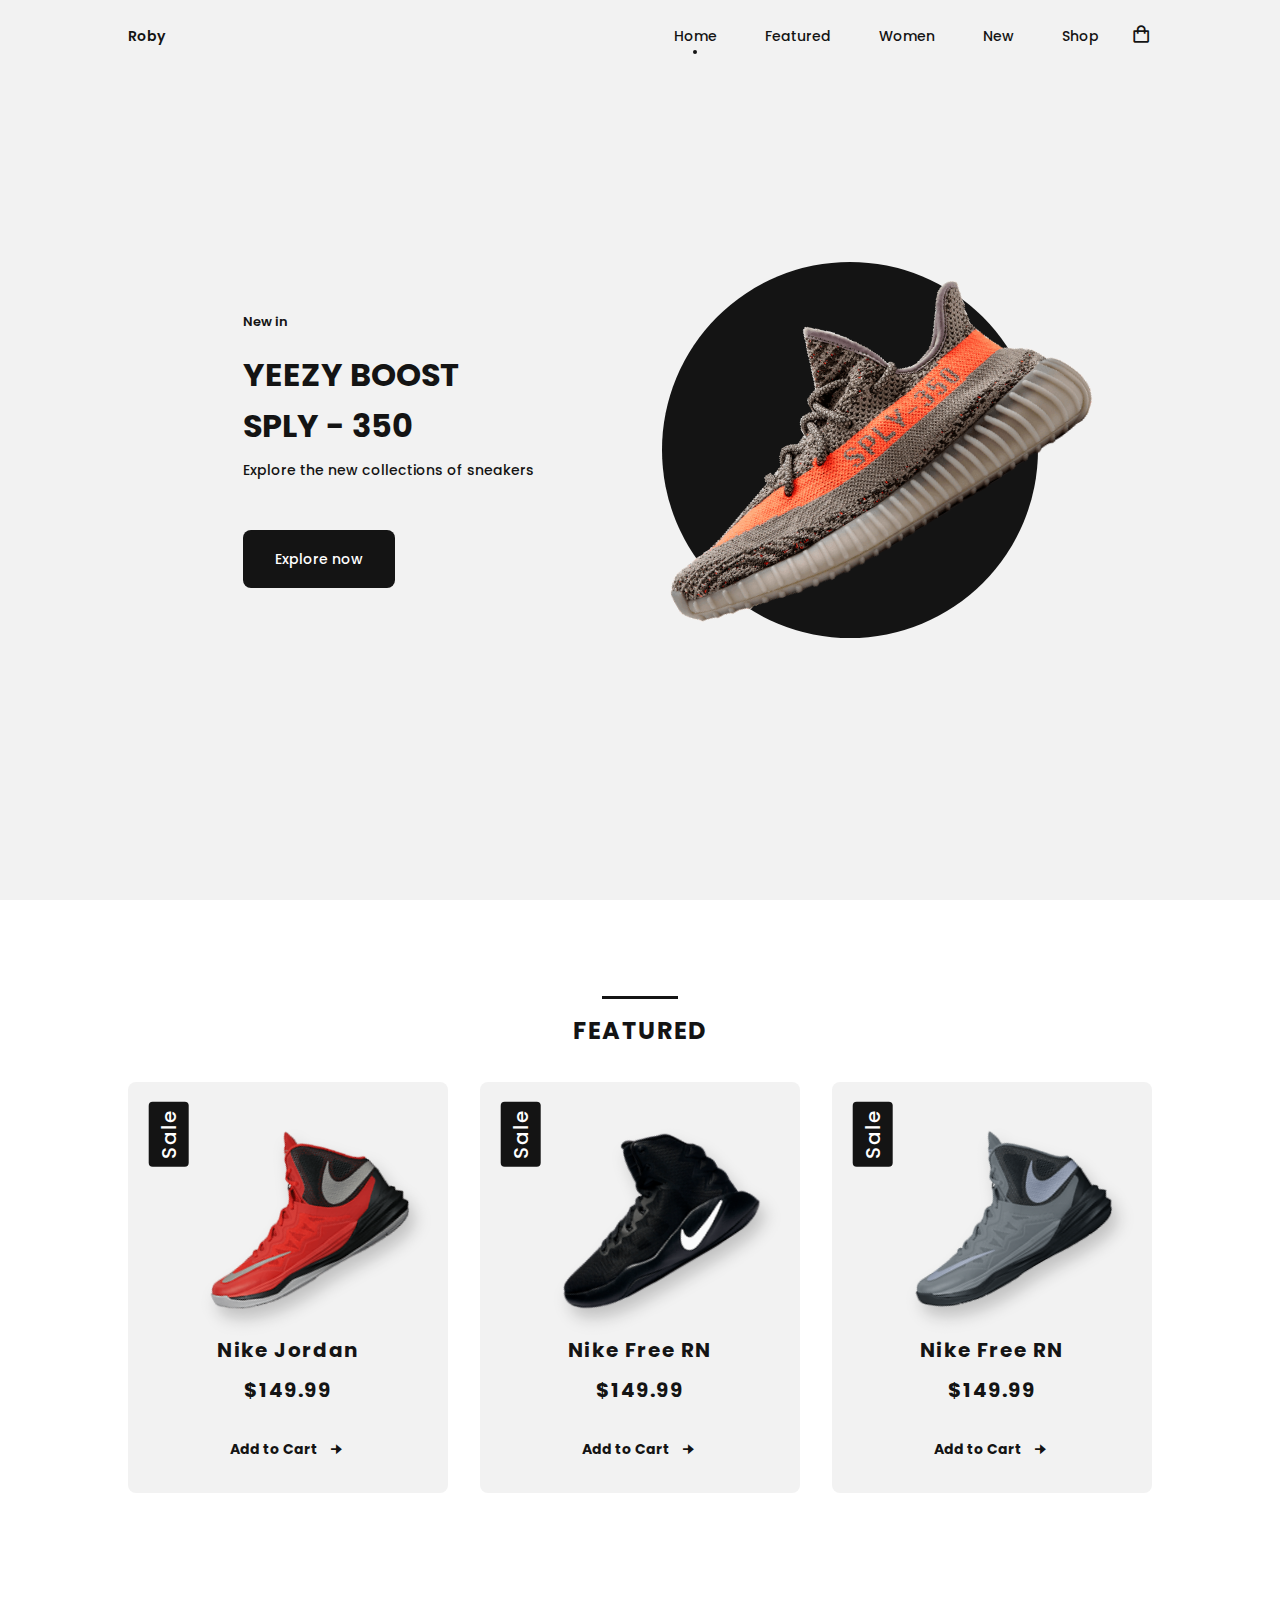
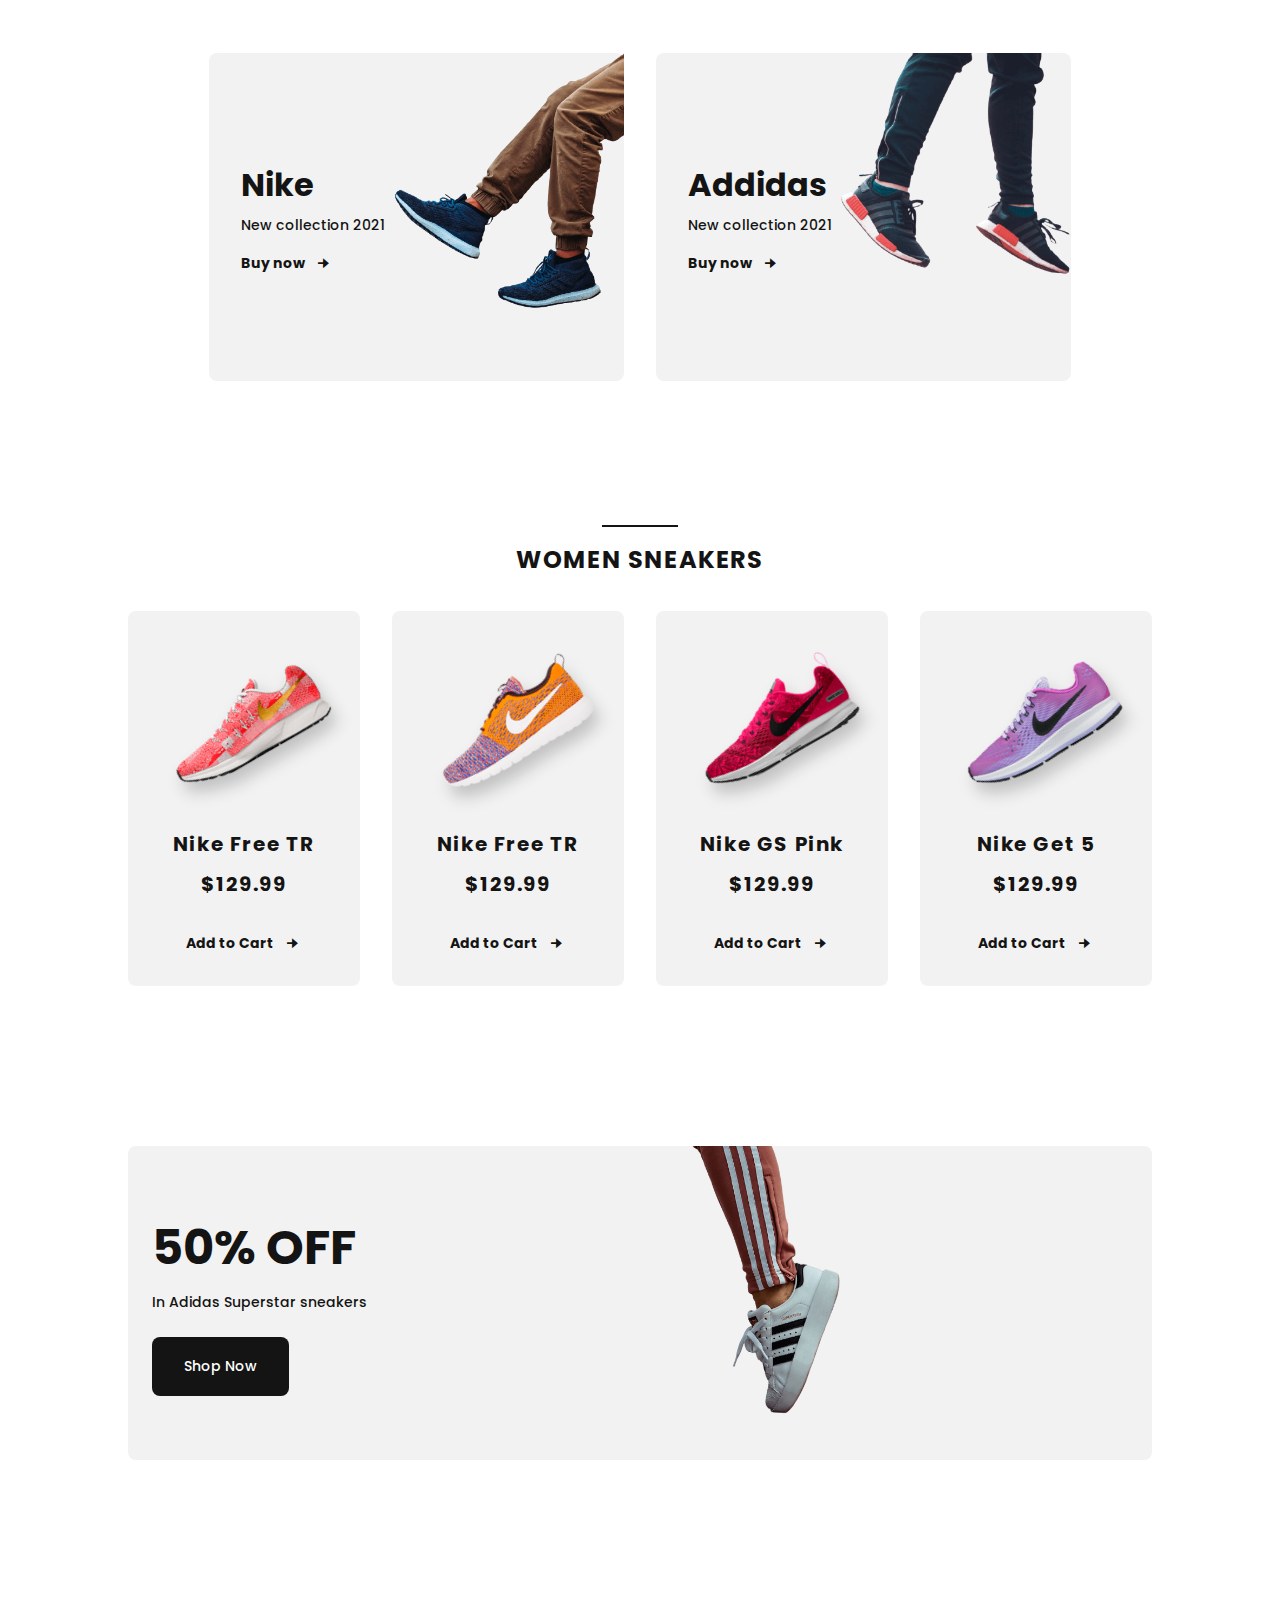
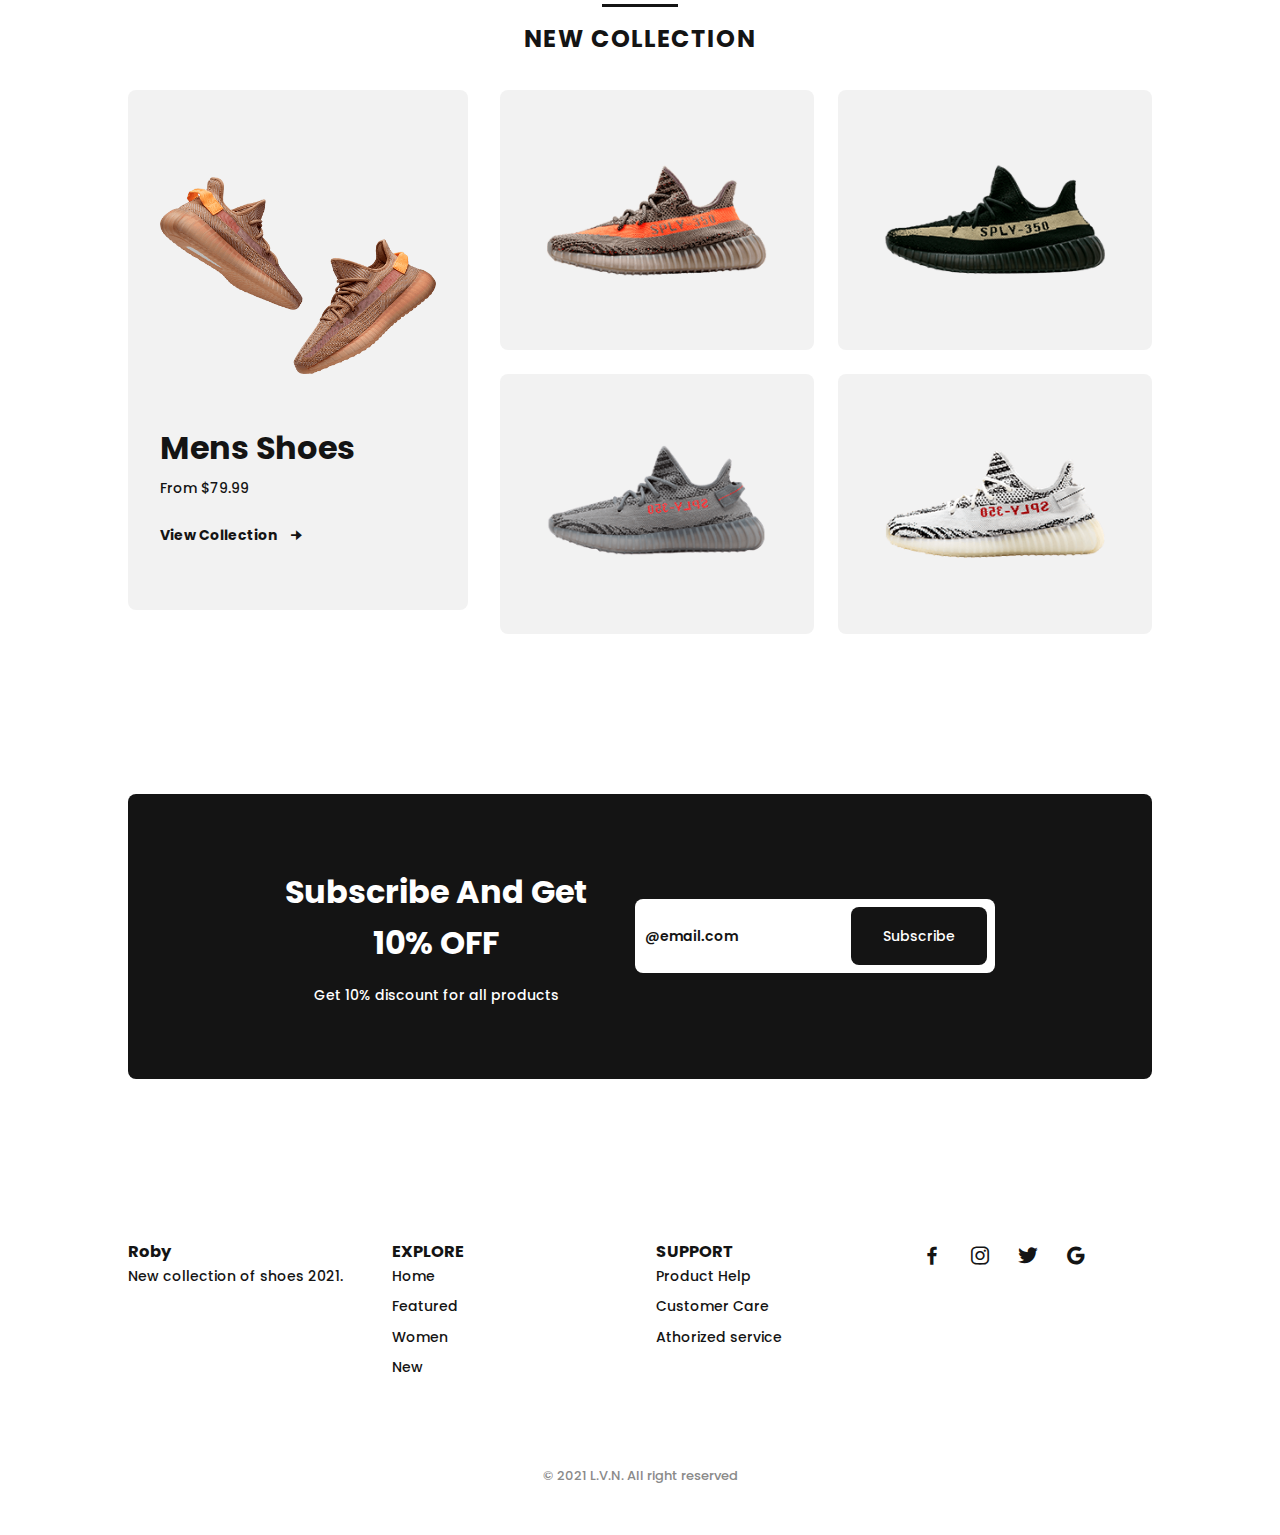
<file: index.html>
<!DOCTYPE html>
<html lang="en">
    <head>
        <meta charset="UTF-8">
        <meta name="viewport" content="width=device-width, initial-scale=1.0">

        <!-- ===== CSS ===== -->
        <link rel="stylesheet" href="./assets/css/styles.css">

        <!-- ===== BOX ICONS ===== -->
        <link href="https://unpkg.com/boxicons@2.0.7/css/boxicons.min.css" rel="stylesheet">

        <title>Responsive Ecommerce Sneakers</title>
    </head>
    <body>

        <!--===== HEADER =====-->
        <header class="l-header">
            <nav class="nav bd-grid">
                <div class="nav__toggle" id="nav-toggle">
                    <i class="bx bxs-grid"></i>
                </div>

                <a href="#" class="nav__logo">Roby</a>

                <div class="nav__menu" id="nav-menu">
                    <ul class="nav__list">
                        <li class="nav__item"><a href="#home" class="nav__link active">Home</a></li>
                        <li class="nav__item"><a href="#featured" class="nav__link">Featured</a></li>
                        <li class="nav__item"><a href="#women" class="nav__link">Women</a></li>
                        <li class="nav__item"><a href="#new" class="nav__link">New</a></li>
                        <li class="nav__item"><a href="./shop.html" class="nav__link">Shop</a></li>
                    </ul>
                </div>

                <div class="nav__shop">
                    <i class="bx bx-shopping-bag" ></i>
                </div>
            </nav>
        </header>

        <main class="l-main">
            <!--===== HOME =====-->
            <section class="home" id="home">
                <div class="home__container bd-grid">
                    <div class="home__sneaker">
                        <div class="home__shape"></div>
                        <img src="./assets/img/imghome.png" alt="" class="home__img">
                    </div>

                    <div class="home__data">
                        <span class="home__new">New in</span>
                        <h1 class="home__title">YEEZY BOOST <br> SPLY - 350</h1>
                        <p class="home__description">Explore the new collections of sneakers</p>
                        <a href="#" class="button">Explore now</a>
                    </div>
                </div>
            </section>

            <!--===== FEATURED =====-->
            <section class="featured section" id="featured">
                <h2 class="section-title">FEATURED</h2>

                <div class="featured__container bd-grid">
                    <article class="sneaker">
                        <div class="sneaker__sale">Sale</div>
                        <img src="./assets/img/featured1.png" alt="" class="sneaker__img">
                        <span class="sneaker__name">Nike Jordan</span>
                        <span class="sneaker__preci">$149.99</span>
                        <a href="" class="button-light">Add to Cart <i class="bx bxs-right-arrow-alt button-icon" ></i></a>
                    </article>
                    
                    <article class="sneaker">
                        <div class="sneaker__sale">Sale</div>
                        <img src="./assets/img/featured2.png" alt="" class="sneaker__img">
                        <span class="sneaker__name">Nike Free RN</span>
                        <span class="sneaker__preci">$149.99</span>
                        <a href="" class="button-light">Add to Cart <i class="bx bxs-right-arrow-alt button-icon" ></i></a>
                    </article>
                    
                    <article class="sneaker">
                        <div class="sneaker__sale">Sale</div>
                        <img src="./assets/img/featured3.png" alt="" class="sneaker__img">
                        <span class="sneaker__name">Nike Free RN</span>
                        <span class="sneaker__preci">$149.99</span>
                        <a href="" class="button-light">Add to Cart <i class="bx bxs-right-arrow-alt button-icon" ></i></a>
                    </article>
                </div>
            </section>

            <!--===== COLLECTION =====-->
            <section class="collection section">
                <div class="collection__container bd-grid">
                    <div class="collection__card">
                        <div class="collection__data">
                            <h3 class="collection__name">Nike</h3>
                            <p class="collection__description">New collection 2021</p>
                            <a href="#" class="button-light">Buy now <i class="bx bxs-right-arrow-alt button-icon" ></i></a>
                        </div>

                        <img src="./assets/img/collection1.png" alt="" class="collection__img">
                    </div>
                    
                    <div class="collection__card">
                        <div class="collection__data">
                            <h3 class="collection__name">Addidas</h3>
                            <p class="collection__description">New collection 2021</p>
                            <a href="#" class="button-light">Buy now <i class="bx bxs-right-arrow-alt button-icon" ></i></a>
                        </div>

                        <img src="./assets/img/collection2.png" alt="" class="collection__img">
                    </div>
                </div>
            </section>

            <!--===== WOMEN SNEAKERS =====-->
            <section class="women section" id="women">
                <h2 class="section-title">WOMEN SNEAKERS</h2>

                <div class="women__container bd-grid">
                    <article class="sneaker">
                        <img src="./assets/img/women1.png" alt="" class="sneaker__img">
                        <span class="sneaker__name">Nike Free TR</span>
                        <span class="sneaker__preci">$129.99</span>
                        <a href="" class="button-light">Add to Cart <i class="bx bxs-right-arrow-alt button-icon" ></i></a>
                    </article>
                    
                    <article class="sneaker">
                        <img src="./assets/img/women2.png" alt="" class="sneaker__img">
                        <span class="sneaker__name">Nike Free TR</span>
                        <span class="sneaker__preci">$129.99</span>
                        <a href="" class="button-light">Add to Cart <i class="bx bxs-right-arrow-alt button-icon" ></i></a>
                    </article>
                    
                    <article class="sneaker">
                        <img src="./assets/img/women3.png" alt="" class="sneaker__img">
                        <span class="sneaker__name">Nike GS Pink</span>
                        <span class="sneaker__preci">$129.99</span>
                        <a href="" class="button-light">Add to Cart <i class="bx bxs-right-arrow-alt button-icon" ></i></a>
                    </article>
                    
                    <article class="sneaker">
                        <img src="./assets/img/women4.png" alt="" class="sneaker__img">
                        <span class="sneaker__name">Nike Get 5</span>
                        <span class="sneaker__preci">$129.99</span>
                        <a href="" class="button-light">Add to Cart <i class="bx bxs-right-arrow-alt button-icon" ></i></a>
                    </article>
                </div>
            </section>
        

            <!--===== OFFER =====-->
            <section class="offer section">
                <div class="offer__container bd-grid">
                    <div class="offer__data">
                        <h3 class="offer__title">50% OFF</h3>
                        <p class="offer__description">In Adidas Superstar sneakers</p>
                        <a href="#" class="button">Shop Now</a>
                    </div>

                    <img src="./assets/img/offert.png" alt="" class="offer__img">
                </div>
            </section>

            <!--===== NEW COLLECTION =====-->
            <section class="new section" id="new">
                <h2 class="section-title">NEW COLLECTION</h2>

                <div class="new__container bd-grid">
                    <div class="new__mens">
                        <img src="./assets/img/new1.png" alt="" class="new__mens-img">
                        <h3 class="new__title">Mens Shoes</h3>
                        <span class="new__preci">From $79.99</span>
                        <a href="#" class="button-light">View Collection <i class="bx bxs-right-arrow-alt button-icon" ></i></a>
                    </div>
                    
                    <div class="new__sneaker">
                        <div class="new__sneaker-card">
                            <img src="./assets/img/new2.png" alt="" class="new__sneaker-img">
                            <div class="new__sneaker-overlay">
                                <a href="#" class="button">Add to Cart</a>
                            </div>
                        </div>
                        
                        <div class="new__sneaker-card">
                            <img src="./assets/img/new3.png" alt="" class="new__sneaker-img">
                            <div class="new__sneaker-overlay">
                                <a href="#" class="button">Add to Cart</a>
                            </div>
                        </div>
                        
                        <div class="new__sneaker-card">
                            <img src="./assets/img/new4.png" alt="" class="new__sneaker-img">
                            <div class="new__sneaker-overlay">
                                <a href="#" class="button">Add to Cart</a>
                            </div>
                        </div>
                        
                        <div class="new__sneaker-card">
                            <img src="./assets/img/new5.png" alt="" class="new__sneaker-img">
                            <div class="new__sneaker-overlay">
                                <a href="#" class="button">Add to Cart</a>
                            </div>
                        </div>
                    </div>
                </div>
            </section>

            <!--===== NEWSLETTER =====-->
            <section class="newsletter section">
                <div class="newsletter__container bd-grid">
                    <div>
                        <h3 class="newsletter__title">Subscribe And Get <br> 10% OFF</h3>
                        <p class="newsletter__description">Get 10% discount for all products</p>
                    </div>

                    <form action="" class="newsletter__subscribe">
                        <input type="text" placeholder="@email.com" class="newsletter__input">
                        <a href="#" class="button">Subscribe</a>
                    </form>
                </div>
            </section>
        </main>

        <!--===== FOOTER =====-->
        <footer class="footer section">
            <div class="footer__container bd-grid">
                <div class="footer__box">
                    <h3 class="footer__title">Roby</h3>
                    <p class="footer__description">New collection of shoes 2021.</p>
                </div>
                
                <div class="footer__box">
                    <h3 class="footer__title">EXPLORE</h3>
                    <ul>
                        <li><a href="#home" class="footer__link">Home</a></li>
                        <li><a href="#featured" class="footer__link">Featured</a></li>
                        <li><a href="#women" class="footer__link">Women</a></li>
                        <li><a href="#new" class="footer__link">New</a></li>
                    </ul>
                </div>
                
                <div class="footer__box">
                    <h3 class="footer__title">SUPPORT</h3>
                    <ul>
                        <li><a href="#" class="footer__link">Product Help</a></li>
                        <li><a href="#" class="footer__link">Customer Care</a></li>
                        <li><a href="#" class="footer__link">Athorized service</a></li>
                    </ul>
                </div>
                
                <div class="footer__box">
                    <a href="#" class="footer__social"><i class="bx bxl-facebook" ></i></a>
                    <a href="#" class="footer__social"><i class="bx bxl-instagram" ></i></a>
                    <a href="#" class="footer__social"><i class="bx bxl-twitter" ></i></a>
                    <a href="#" class="footer__social"><i class="bx bxl-google" ></i></a>
                </div>
            </div>

            <div class="footer__copy">&#169; 2021 L.V.N. All right reserved</div>
        </footer>

        <!--===== MAIN JS =====-->
        <script src="./assets/js/main.js"></script>
        
    </body>
</html>
</file>
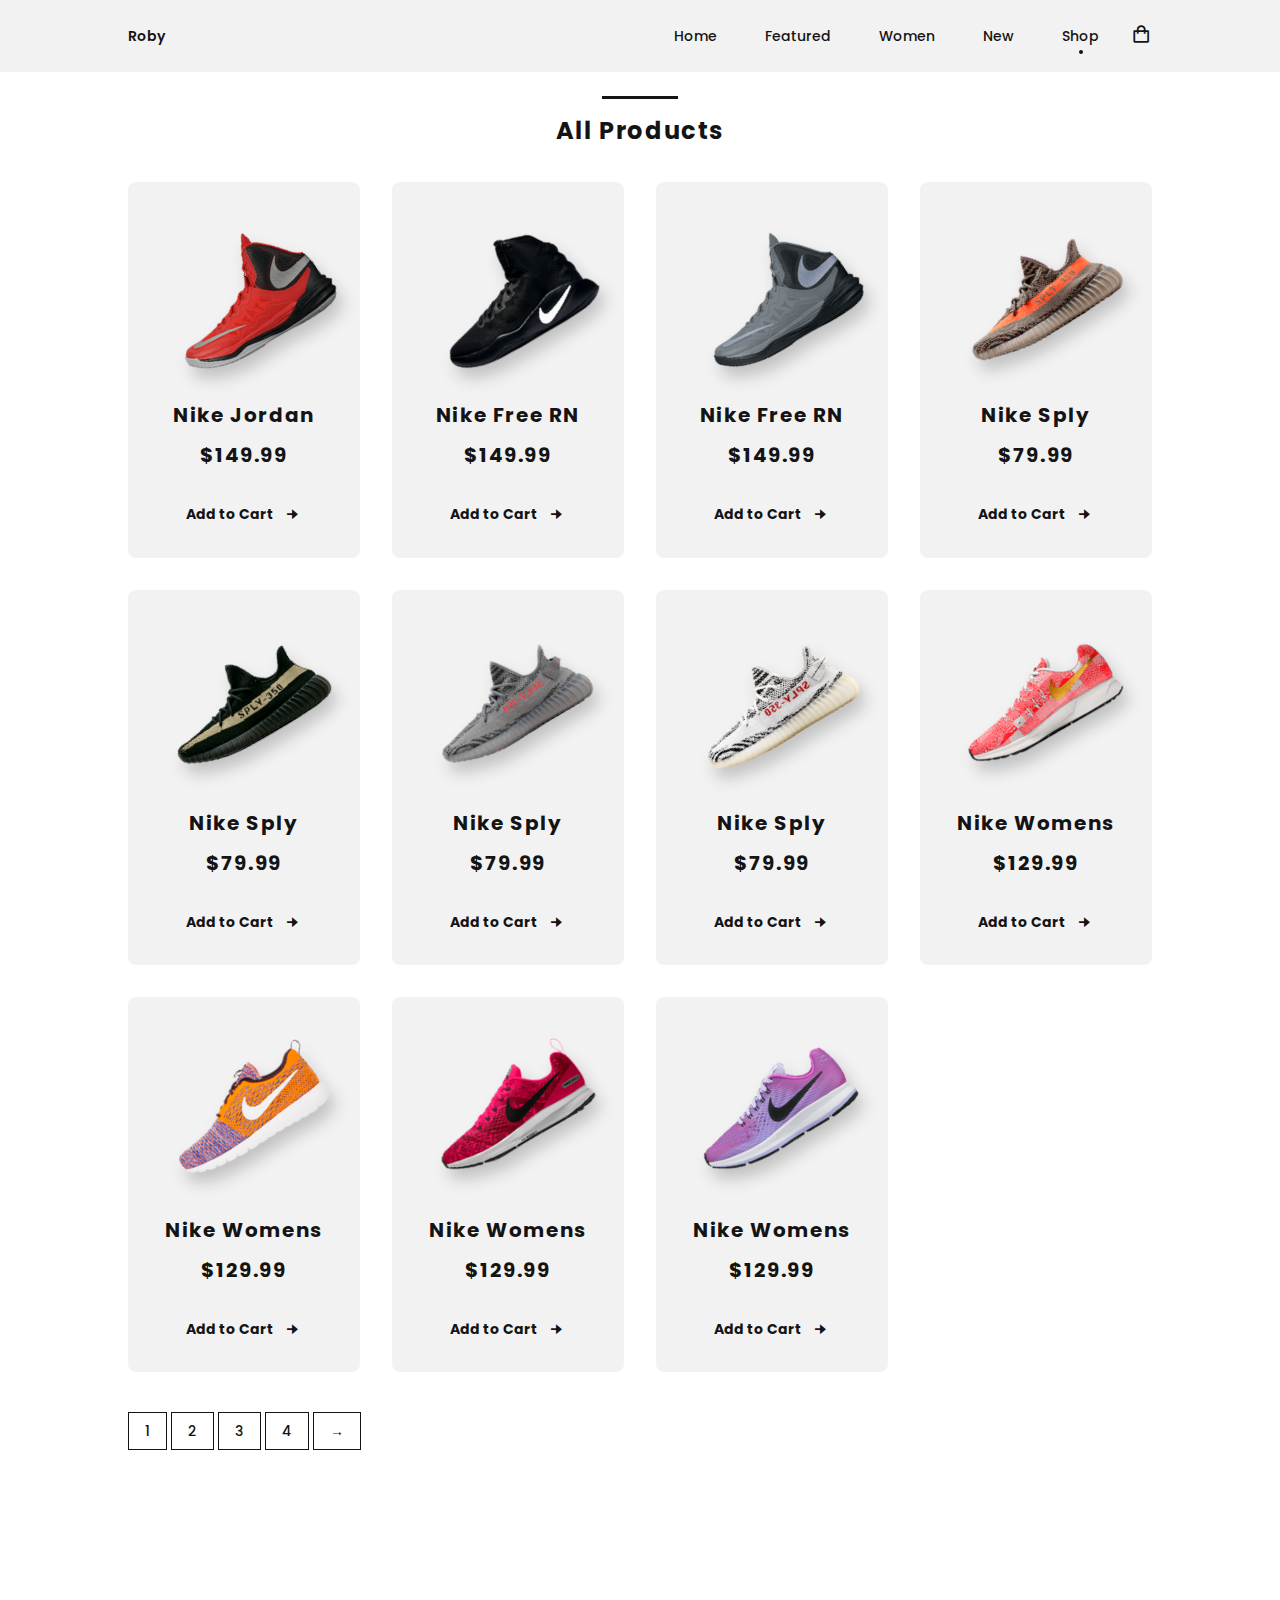
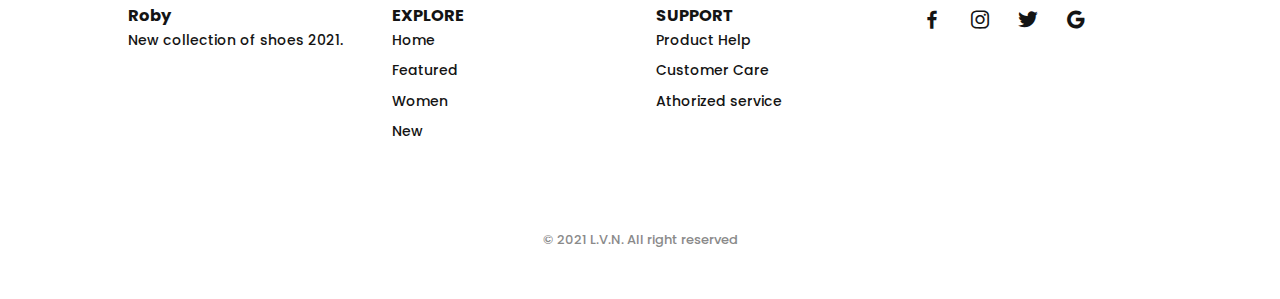
<file: shop.html>
<!DOCTYPE html>
<html lang="en">
    <head>
        <meta charset="UTF-8">
        <meta name="viewport" content="width=device-width, initial-scale=1.0">

        <!-- ===== CSS ===== -->
        <link rel="stylesheet" href="./assets/css/styles.css">

        <!-- ===== BOX ICONS ===== -->
        <link href="https://unpkg.com/boxicons@2.0.7/css/boxicons.min.css" rel="stylesheet">

        <title>Responsive Ecommerce Sneakers</title>
    </head>
    <body>

        <!--===== HEADER =====-->
        <header class="l-header">
            <nav class="nav bd-grid">
                <div class="nav__toggle" id="nav-toggle">
                    <i class="bx bxs-grid"></i>
                </div>

                <a href="#" class="nav__logo">Roby</a>

                <div class="nav__menu" id="nav-menu">
                    <ul class="nav__list">
                        <li class="nav__item"><a href="./index.html" class="nav__link">Home</a></li>
                        <li class="nav__item"><a href="./index.html#featured" class="nav__link">Featured</a></li>
                        <li class="nav__item"><a href="./index.html#women" class="nav__link">Women</a></li>
                        <li class="nav__item"><a href="./index.html#new" class="nav__link">New</a></li>
                        <li class="nav__item"><a href="#shop" class="nav__link active">Shop</a></li>
                    </ul>
                </div>

                <div class="nav__shop">
                    <i class="bx bx-shopping-bag" ></i>
                </div>
            </nav>
        </header>

        <main class="l-main">
            <!--===== ALL PRODUCTS =====-->
            <section class="featured section" id="shop">
                <h2 class="section-title">All Products</h2>

                <div class="featured__container bd-grid">
                    <article class="sneaker">
                        <img src="./assets/img/featured1.png" alt="" class="sneaker__img">
                        <span class="sneaker__name">Nike Jordan</span>
                        <span class="sneaker__preci">$149.99</span>
                        <a href="" class="button-light">Add to Cart <i class="bx bxs-right-arrow-alt button-icon" ></i></a>
                    </article>
                    
                    <article class="sneaker">
                        <img src="./assets/img/featured2.png" alt="" class="sneaker__img">
                        <span class="sneaker__name">Nike Free RN</span>
                        <span class="sneaker__preci">$149.99</span>
                        <a href="" class="button-light">Add to Cart <i class="bx bxs-right-arrow-alt button-icon" ></i></a>
                    </article>
                    
                    <article class="sneaker">
                        <img src="./assets/img/featured3.png" alt="" class="sneaker__img">
                        <span class="sneaker__name">Nike Free RN</span>
                        <span class="sneaker__preci">$149.99</span>
                        <a href="" class="button-light">Add to Cart <i class="bx bxs-right-arrow-alt button-icon" ></i></a>
                    </article>
                    
                    <article class="sneaker">
                        <img src="./assets/img/new2.png" alt="" class="sneaker__img">
                        <span class="sneaker__name">Nike Sply</span>
                        <span class="sneaker__preci">$79.99</span>
                        <a href="" class="button-light">Add to Cart <i class="bx bxs-right-arrow-alt button-icon" ></i></a>
                    </article>
                    
                    <article class="sneaker">
                        <img src="./assets/img/new3.png" alt="" class="sneaker__img">
                        <span class="sneaker__name">Nike Sply</span>
                        <span class="sneaker__preci">$79.99</span>
                        <a href="" class="button-light">Add to Cart <i class="bx bxs-right-arrow-alt button-icon" ></i></a>
                    </article>
                    
                    <article class="sneaker">
                        <img src="./assets/img/new4.png" alt="" class="sneaker__img">
                        <span class="sneaker__name">Nike Sply</span>
                        <span class="sneaker__preci">$79.99</span>
                        <a href="" class="button-light">Add to Cart <i class="bx bxs-right-arrow-alt button-icon" ></i></a>
                    </article>
                    
                    <article class="sneaker">
                        <img src="./assets/img/new5.png" alt="" class="sneaker__img">
                        <span class="sneaker__name">Nike Sply</span>
                        <span class="sneaker__preci">$79.99</span>
                        <a href="" class="button-light">Add to Cart <i class="bx bxs-right-arrow-alt button-icon" ></i></a>
                    </article>
                    
                    <article class="sneaker">
                        <img src="./assets/img//women1.png" alt="" class="sneaker__img">
                        <span class="sneaker__name">Nike Womens</span>
                        <span class="sneaker__preci">$129.99</span>
                        <a href="" class="button-light">Add to Cart <i class="bx bxs-right-arrow-alt button-icon" ></i></a>
                    </article>

                    <article class="sneaker">
                        <img src="./assets/img//women2.png" alt="" class="sneaker__img">
                        <span class="sneaker__name">Nike Womens</span>
                        <span class="sneaker__preci">$129.99</span>
                        <a href="" class="button-light">Add to Cart <i class="bx bxs-right-arrow-alt button-icon" ></i></a>
                    </article>

                    <article class="sneaker">
                        <img src="./assets/img//women3.png" alt="" class="sneaker__img">
                        <span class="sneaker__name">Nike Womens</span>
                        <span class="sneaker__preci">$129.99</span>
                        <a href="" class="button-light">Add to Cart <i class="bx bxs-right-arrow-alt button-icon" ></i></a>
                    </article>

                    <article class="sneaker">
                        <img src="./assets/img//women4.png" alt="" class="sneaker__img">
                        <span class="sneaker__name">Nike Womens</span>
                        <span class="sneaker__preci">$129.99</span>
                        <a href="" class="button-light">Add to Cart <i class="bx bxs-right-arrow-alt button-icon" ></i></a>
                    </article>
                </div>

                <div class="sneaker__pages bd-grid">
                    <div>
                        <span class="sneaker__pag">1</span>
                        <span class="sneaker__pag">2</span>
                        <span class="sneaker__pag">3</span>
                        <span class="sneaker__pag">4</span>
                        <span class="sneaker__pag">&#8594;</span>
                    </div>
                </div>
            </section>
        </main>

        <!--===== FOOTER =====-->
        <footer class="footer section">
            <div class="footer__container bd-grid">
                <div class="footer__box">
                    <h3 class="footer__title">Roby</h3>
                    <p class="footer__description">New collection of shoes 2021.</p>
                </div>
                
                <div class="footer__box">
                    <h3 class="footer__title">EXPLORE</h3>
                    <ul>
                        <li><a href="./index.html" class="footer__link">Home</a></li>
                        <li><a href="./index.html#featured" class="footer__link">Featured</a></li>
                        <li><a href="./index.html#women" class="footer__link">Women</a></li>
                        <li><a href="./index.html#new" class="footer__link">New</a></li>
                    </ul>
                </div>
                
                <div class="footer__box">
                    <h3 class="footer__title">SUPPORT</h3>
                    <ul>
                        <li><a href="#" class="footer__link">Product Help</a></li>
                        <li><a href="#" class="footer__link">Customer Care</a></li>
                        <li><a href="#" class="footer__link">Athorized service</a></li>
                    </ul>
                </div>
                
                <div class="footer__box">
                    <a href="#" class="footer__social"><i class="bx bxl-facebook" ></i></a>
                    <a href="#" class="footer__social"><i class="bx bxl-instagram" ></i></a>
                    <a href="#" class="footer__social"><i class="bx bxl-twitter" ></i></a>
                    <a href="#" class="footer__social"><i class="bx bxl-google" ></i></a>
                </div>
            </div>

            <div class="footer__copy">&#169; 2021 L.V.N. All right reserved</div>
        </footer>

        <!--===== MAIN JS =====-->
        <script src="./assets/js/main.js"></script>
    </body>
</html>
</file>
<file: assets/css/styles.css>
/*===== GOOGLE FONTS =====*/
@import url("https://fonts.googleapis.com/css2?family=Poppins:wght@400;500;600;700&display=swap");
/*===== VARIABLES CSS =====*/
  :root{
    --header-height: 3rem;

    /*===== Font weight =====*/
    --font-medium: 500;
    --font-semi-bold: 600;
    --font-bold: 700;

    /*===== Colores =====*/
    --dark-color: #141414;
    --dark-color-light: #8a8a8a;
    --dark-color-lighten: #f2f2f2;
    --white-color: #fff;

    /*===== Font and typography =====*/
    --body-font: 'Poppins', sans-serif;
    --big-font-size: 1.25rem;
    --bigger-font-size: 1.5rem;
    --biggest-font-size: 2rem;
    --h2-font-size: 1.25rem;
    --normal-font-size: .938rem;
    --smaller-font-size: .813rem;

    /*===== Margenes =====*/
    --mb-1: .5rem;
    --mb-2: 1rem;
    --mb-3: 1.5rem;
    --mb-4: 2rem;
    --mb-5: 2.5rem;
    --mb-6: 3rem;

    /*===== z index =====*/
    --z-fixed: 100;
    
    /*===== Rotate img =====*/
    --rotate-img: rotate(-30deg);
  }
  
  @media screen and (min-width: 768px){
    :root{
      --big-font-size: 1.5rem;
      --bigger-font-size: 2rem;
      --biggest-font-size: 3rem;
      --normal-font-size: 1rem;
      --normal-font-size: .875rem;
    }
  }

/*===== BASE =====*/
*,::before,::after{
  box-sizing: border-box;
}
html{
  scroll-behavior: smooth;
}
body{
  margin: var(--header-height) 0 0 0;
  font-family: var(--body-font);
  font-size: var(--normal-font-size);
  font-weight: var(--font-medium);
  color: var(--dark-color);
  line-height: 1.6;
}
h1, h2, h3, p, ul{
  margin: 0;
}
ul{
  padding: 0;
  list-style: none;
}
a{
  text-decoration: none;
  color: var(--dark-color);
}
img{
  max-width: 100%;
  height: auto;
  display: block;
}

/*===== CLASS CSS ===== */
.section{
  padding: 5rem 0 2rem;
}
.section-title{
  position: relative;
  font-size: var(--big-font-size);
  margin-bottom: var(--mb-4);
  text-align: center;
  letter-spacing: .1rem;
}
.section-title::after{
  content: '';
  position: absolute;
  width: 56px;
  height: .18rem;
  top: -1rem;
  left: 0;
  right: 0;
  margin: auto;
  background-color: var(--dark-color);
}

/*===== LAYOUT =====*/
.bd-grid{
  max-width: 1024px;
  display: grid;
  grid-template-columns: 100%;
  column-gap: 2rem;
  width: calc(100% - 2rem);
  margin-left: var(--mb-2);
  margin-right: var(--mb-2);
}
.l-header{
  width: 100%;
  position: fixed;
  top: 0;
  left: 0;
  z-index: var(--z-fixed);
  background-color: var(--dark-color-lighten);
}

/*===== NAV =====*/
.nav{
  height: var(--header-height);
  display: flex;
  justify-content: space-between;
  align-items: center;
}
@media screen and (max-width: 768px){
  .nav__menu{
    position: fixed;
    top: var(--header-height);
    left: -100%;
    width: 70%;
    height: 100vh;
    padding: 2rem;
    background-color: var(--white-color);
    transition: .5s;
  }
}
.nav__item{
  margin-bottom: var(--mb-4);
}
.nav__logo{
  font-weight: var(--font-semi-bold);
}
.nav__toggle, .nav__shop{
  font-size: 1.3rem;
  cursor: pointer;
}

/*Show menu*/
.show{
  left: 0;
}

/*Active link*/
.active{
  position: relative;
}
.active::before{
  content: '';
  position: absolute;
  bottom: -.5rem;
  left: 45%;
  width: 4px;
  height: 4px;
  background-color: var(--dark-color);
  border-radius: 50%;
}

/*Change color header*/
.scroll-header{
  background-color: var(--white-color);
  box-shadow: 0 2px 4px rgba(0, 0, 0, .1);
}

/*===== HOME =====*/
.home{
  background-color: var(--dark-color-lighten);
  overflow: hidden;
}
.home__container{
  height: calc(100vh - var(--header-height));
}
.home__sneaker{
  position: relative;
  display: flex;
  justify-content: center;
  align-items: center;
}
.home__shape{
  width: 220px;
  height: 220px;
  background-color: var(--dark-color);
  border-radius: 50%;
}
.home__img{
  position: absolute;
  top: 8rem;
  min-width: initial;
  width: 275px;
  transform: var(--rotate-img);
}
.home__new{
  display: block;
  font-size: var(--smaller-font-size);
  font-weight: var(--font-semi-bold);
  margin-bottom: var(--mb-2);
}
.home__title{
  font-size: var(--bigger-font-size);
  margin-bottom: var(--mb-1);
}
.home__description{
  margin-bottom: var(--mb-6);
}

/*BUTTONS*/
.button{
  display: inline-block;
  background-color: var(--dark-color);
  color: var(--white-color);
  padding: 1.125rem 2rem;
  font-weight: var(--font-medium);
  border-radius: .5rem;
  transition: .3rem;
}
.button:hover{
  transform: translateY(-.25rem);
}

.button-light{
  display: inline-flex;
  color: var(--dark-color);
  font-weight: var(--font-bold);
  align-items: center;
}

.button-icon{
  font-size: 1.25rem;
  margin-left: var(--mb-1);
  transition: .3s;
}

.button-light:hover .button-icon{
  transform: translateX(.25rem);
}

/*===== FEATURED =====*/
.featured__container{
  row-gap: 2rem;
  grid-template-columns: repeat(auto-fit, minmax(220px, 1fr));
}
.sneaker{
  position: relative;
  display: flex;
  flex-direction: column;
  align-items: center;
  padding: 2rem;
  background-color: var(--dark-color-lighten);
  border-radius: .5rem;
  transition: .3s;
}
.sneaker__sale{
  position: absolute;
  left: .5rem;
  background-color: var(--dark-color);
  color: var(--white-color);
  padding: .25rem .5rem;
  border-radius: .25rem;
  font-size: var(--h2-font-size);
  transform: rotate(-90deg);
  letter-spacing: .1rem;
}
.sneaker__img{
  width: 220px;
  margin-top: var(--mb-3);
  margin-bottom: var(--mb-6);
  transform: var(--rotate-img);
  filter: drop-shadow(0 12px 8px rgba(0,0,0,.2));
}
.sneaker__name, .sneaker__preci{
  font-size: var(--h2-font-size);
  letter-spacing: .1rem;
  font-weight: var(--font-bold);
}
.sneaker__name{
  margin-bottom: var(--mb-1);
}
.sneaker__preci{
  margin-bottom: var(--mb-4);
}
.sneaker:hover{
  transform: translateY(-.5rem);
}
.sneaker__pages{
  margin-top: var(--mb-6);
}
.sneaker__pag{
  padding: .5rem 1rem;
  border: 1px solid var(--dark-color);
}
.sneaker__pag:hover{
  background-color: var(--dark-color);
  color: var(--white-color);
}

/*===== COLLECTION =====*/
.collection__container{
  row-gap: 2rem;
  justify-content: center;
}
.collection__card{
  position: relative;
  display: flex;
  height: 328px;
  background-color: var(--dark-color-lighten);
  padding: 2rem;
  border-radius: .5rem;
  transition: .3rem;
}
.collection__data{
  align-self: center;
}
.collection__img{
  position: absolute;
  top: 0;
  right: 0;
  width: 230px;
}
.collection__name{
  font-size: var(--bigger-font-size);
  margin-bottom: .25rem;
}
.collection__description{
  margin-bottom: var(--mb-2);
}
.collection__card:hover{
  transform: translateY(-.5rem);
}

/*===== WOMEN SNEAKERS =====*/
.women__container{
  row-gap: 2rem;
  grid-template-columns: repeat(auto-fit, minmax(220px, 1fr));
}

/*===== OFFER =====*/
.offer__container{
  grid-template-columns: 55% 45%;
  column-gap: 0;
  background-color: var(--dark-color-lighten);
  border-radius: .5rem;
  justify-content: center;
}
.offer__data{
  padding: 4rem 0 4rem 1.5rem;
}
.offer__title{
  font-size: var(--biggest-font-size);
  margin-bottom: .25rem;
}
.offer__description{
  margin-bottom: var(--mb-3);
}
.offer__img{
  width: 153px;
}

/*===== NEW COLLECTION  =====*/
.row__container{
  row-gap: 2rem;
}
.new__mens{
  display: flex;
  flex-direction: column;
  justify-content: center;
  background-color: var(--dark-color-lighten);
  border-radius: .5rem;
  padding: 2rem;
  margin-bottom: var(--mb-3);
}
.new__mens-img{
  width: 276px;
  margin-bottom: var(--mb-3);
}
.new__title{
  font-size: var(--bigger-font-size);
  margin-bottom: .25rem;
}
.new__preci{
  display: block;
  margin-bottom: var(--mb-3);
}
.new__sneaker{
  display: grid;
  gap: 1.5rem;
  grid-template-columns: repeat(auto-fit, minmax(220px, 1fr));
}
.new__sneaker-card{
  position: relative;
  padding: 3.5rem 1.5rem;
  background-color: var(--dark-color-lighten);
  border-radius: .5rem;
  overflow: hidden;
  display: flex;
  justify-content: center;
}
.new__sneaker-img{
  width: 220px;
}
.new__sneaker-overlay{
  position: absolute;
  left: 0;
  bottom: -100%;
  width: 100%;
  height: 100%;
  display: flex;
  justify-content: center;
  align-items: center;
  background-color: rgba(138, 138, 138, .3);
  transition: .3s;
}
.new__sneaker-card:hover .new__sneaker-overlay{
  bottom: 0;
}

/*===== NEWSLETTER =====*/
.newsletter__container{
  background-color: var(--dark-color);
  color: var(--white-color);
  padding: 2rem .5rem;
  border-radius: .5rem;
  text-align: center;
}
.newsletter__title{
  font-size: var(--bigger-font-size);
  margin-bottom: var(--mb-2);
}
.newsletter__description{
  margin-bottom: var(--mb-5);
}
.newsletter__subscribe{
  display: flex;
  column-gap: .5rem;
  background-color: var(--white-color);
  padding: .5rem;
  border-radius: .5rem;
}
.newsletter__input{
  outline: none;
  border: none;
  width: 90%;
  font-size: var(--normal-font-size);
}
.newsletter__input::placeholder{
  color: var(--dark-color);
  font-family: var(--body-font);
  font-size: var(--normal-font-size);
  font-weight: var(--font-semi-bold);
}

/*===== FOOTER =====*/
.footer__container{
  grid-template-columns: repeat(auto-fit, minmax(220px, 1fr));
}
.footer__box{
  margin-bottom: var(--mb-4);
}
footer__title{
  font-size: var(--big-font-size);
}
.footer__link{
  display: block;
  width: max-content;
  margin-bottom: var(--mb-1);
}
.footer__social{
  font-size: 1.5rem;
  margin-right: 1.25rem;
}
.footer__copy{
  padding-top: 3rem;
  font-size: var(--smaller-font-size);
  color: var(--dark-color-light);
  text-align: center;
}

/* ===== MEDIA QUERIES=====*/
@media screen and (max-width: 576px){
  .collection__container{
    grid-template-columns: 450px;
  }
  .collection__img{
    width: 260px;
  }
  .offer__container{
    grid-template-columns: max-content max-content;
  }
  .offer__data{
    text-align: center;
  }
  .new__mens{
    align-items: center;
  }
}

@media screen and (min-width: 768px){
  body{
    margin: 0;
  }
  .section{
    padding: 7rem 0 3rem;
  }
  .section-title::after{
    width: 76px;
  }
  .nav{
    height: calc(var(--header-height) + 1.5rem);
  }
  .nav__menu{
    margin-left: auto;
  }
  .nav__list{
    display: flex;
  }
  .nav__item{
    margin-left: var(--mb-6);
    margin-bottom: 0;
  }
  .nav__toggle{
    display: none;
  }
  .home__container{
    height: 100vh;
    grid-template-columns: max-content max-content;
    justify-content: center;
    align-items: center;
  }
  .home__sneaker{
    order: 1;
  }
  .home__shape{
    width: 376px;
    height: 376px;
  }
  .home__img{
    min-width: 470px;
    top: 3.5rem;
    right: 0;
    left: -3rem;
  }
  .newsletter__container{
    grid-template-columns: max-content max-content;
    justify-content: center;
    align-items: center;
    padding: 4.5rem 2rem;
    column-gap: 3rem;
  }
  .newsletter__description{
    margin-bottom: 0;
  }
  .newsletter__subscribe{
    width: 360px;
    height: max-content;
  }
}

@media screen and (min-width: 1024px){
  .bd-grid{
    margin-left: auto;
    margin-right: auto;
  }
  .home__container{
    column-gap: 8rem;
  }
  .collection__container{
    grid-template-columns: repeat(2, 415px);
  }
  .new__container{
    grid-template-columns: max-content 1fr;
  }
  .new__mens{
    align-items: initial;
    justify-content: flex-end;
    padding: 4rem 2rem;
  }
  .new__mens-img{
    margin-bottom: var(--mb-6);
  }
}
</file>
